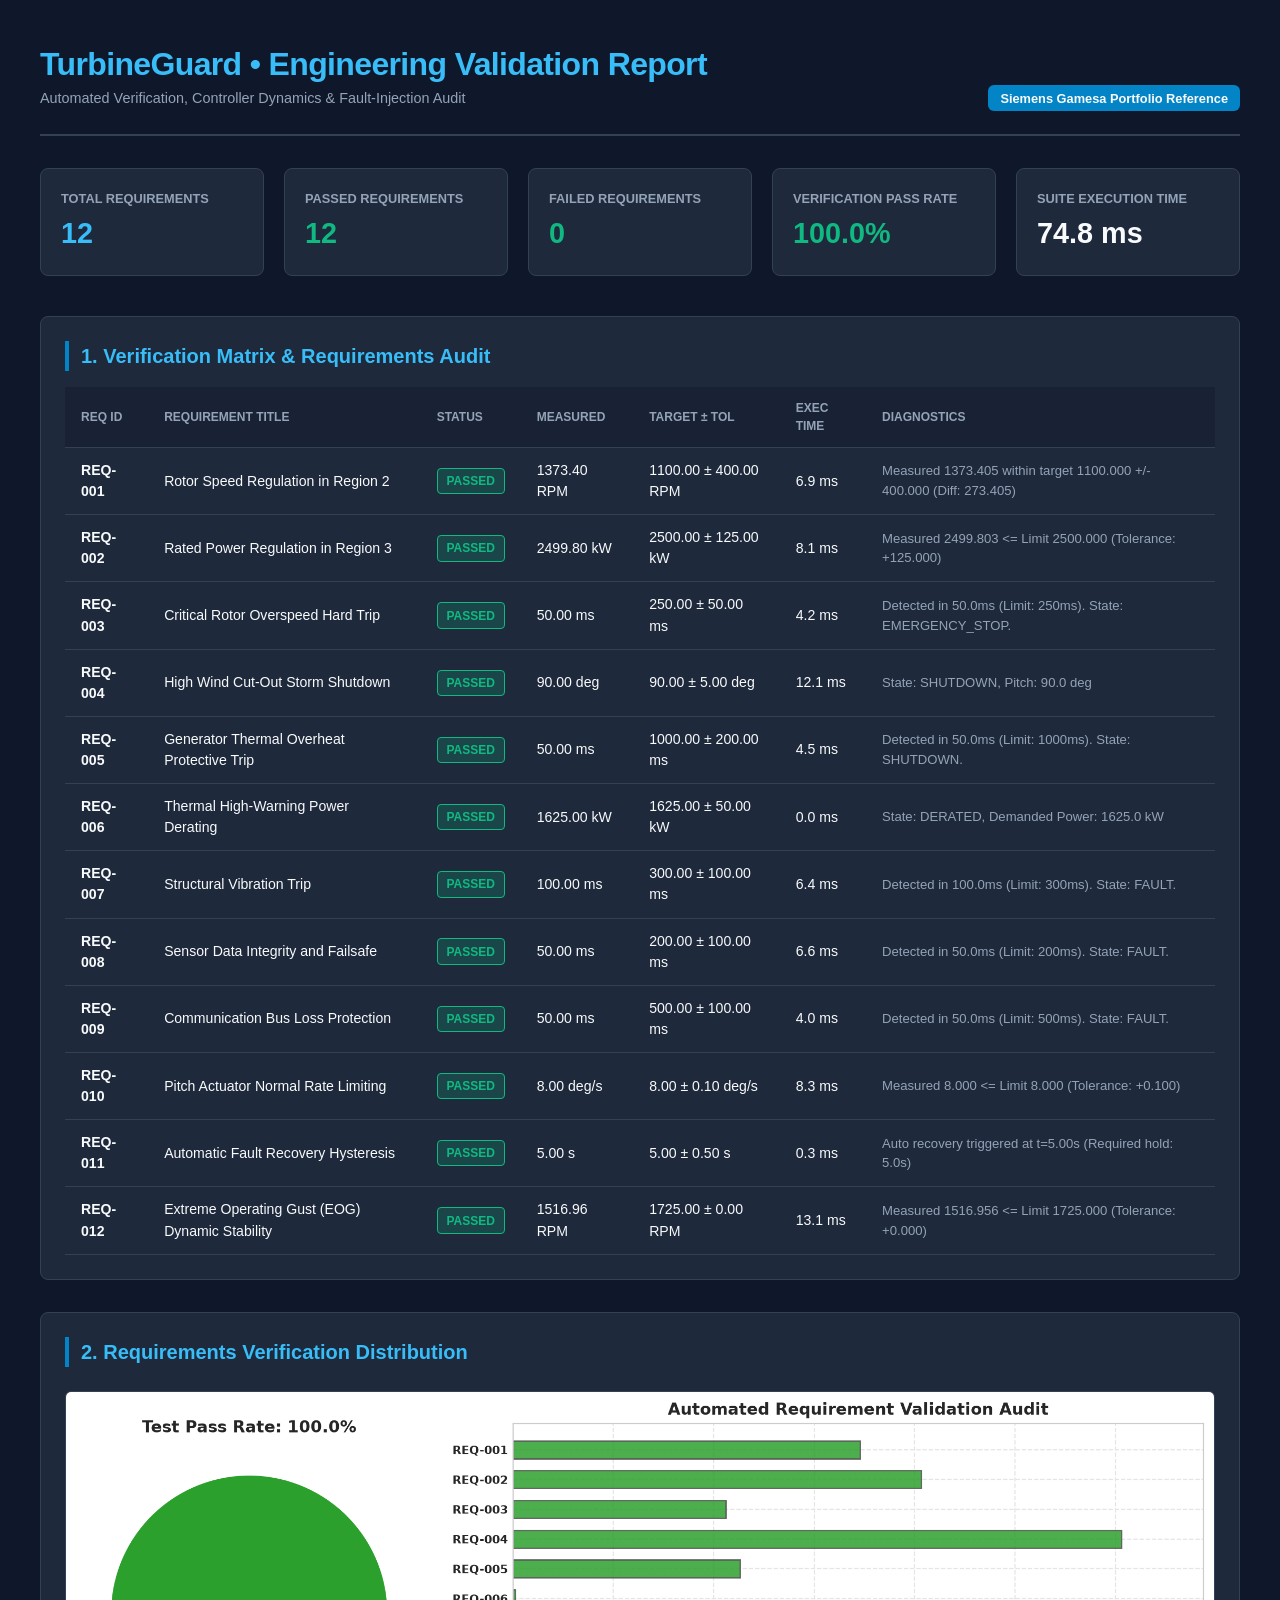
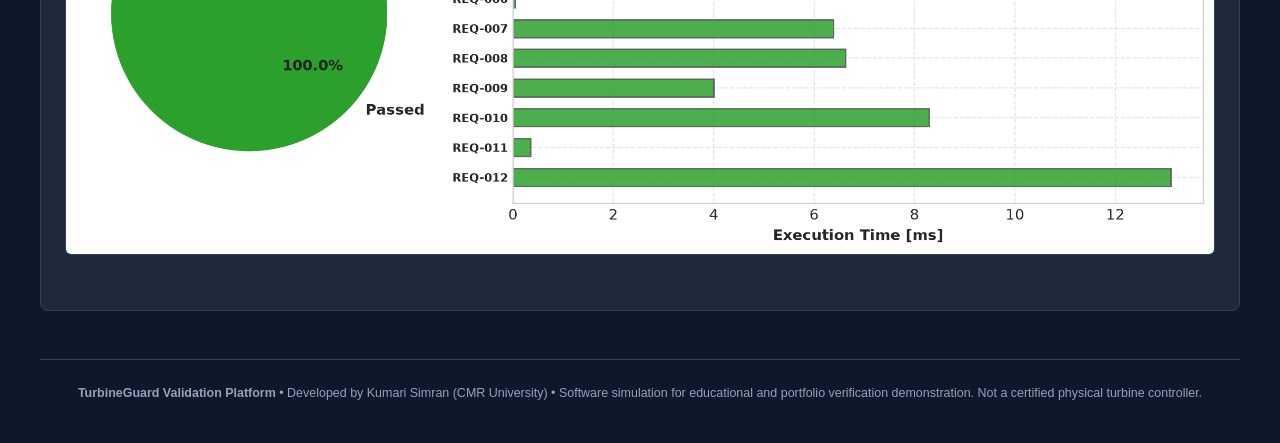
<file: reports/validation_report.html>
<!DOCTYPE html>
<html lang="en">
<head>
    <meta charset="UTF-8">
    <meta name="viewport" content="width=device-width, initial-scale=1.0">
    <title>TurbineGuard Validation Engineering Report</title>
    <style>
        :root {
            --bg: #0f172a;
            --surface: #1e293b;
            --surface-card: #182234;
            --text: #f8fafc;
            --text-muted: #94a3b8;
            --border: #334155;
            --primary: #0284c7;
            --accent: #38bdf8;
            --success: #10b981;
            --danger: #ef4444;
            --warning: #f59e0b;
        }
        * { box-sizing: border-box; margin: 0; padding: 0; }
        body {
            font-family: -apple-system, BlinkMacSystemFont, "Segoe UI", Roboto, Helvetica, Arial, sans-serif;
            background: var(--bg);
            color: var(--text);
            line-height: 1.5;
            padding: 2.5rem;
        }
        .header {
            border-bottom: 2px solid var(--border);
            padding-bottom: 1.5rem;
            margin-bottom: 2rem;
            display: flex;
            justify-content: space-between;
            align-items: flex-end;
        }
        .header h1 { font-size: 2rem; font-weight: 800; color: var(--accent); letter-spacing: -0.02em; }
        .header p { color: var(--text-muted); font-size: 0.9rem; }
        .badge-header { background: var(--primary); padding: 0.35rem 0.75rem; border-radius: 6px; font-weight: 600; font-size: 0.8rem; }
        
        .kpi-grid {
            display: grid;
            grid-template-columns: repeat(auto-fit, minmax(200px, 1fr));
            gap: 1.25rem;
            margin-bottom: 2.5rem;
        }
        .kpi-card {
            background: var(--surface);
            border: 1px solid var(--border);
            border-radius: 8px;
            padding: 1.25rem;
        }
        .kpi-title { font-size: 0.8rem; text-transform: uppercase; color: var(--text-muted); font-weight: 700; }
        .kpi-value { font-size: 1.8rem; font-weight: 800; margin-top: 0.25rem; }
        .kpi-value.green { color: var(--success); }
        .kpi-value.blue { color: var(--accent); }
        .kpi-value.yellow { color: var(--warning); }
        .kpi-value.red { color: var(--danger); }

        .section {
            background: var(--surface);
            border: 1px solid var(--border);
            border-radius: 8px;
            padding: 1.5rem;
            margin-bottom: 2rem;
        }
        .section h2 { font-size: 1.25rem; font-weight: 700; margin-bottom: 1rem; color: var(--accent); border-left: 4px solid var(--primary); padding-left: 0.75rem; }
        
        table {
            width: 100%;
            border-collapse: collapse;
            font-size: 0.88rem;
            text-align: left;
            margin-top: 0.5rem;
        }
        th, td {
            padding: 0.75rem 1rem;
            border-bottom: 1px solid var(--border);
        }
        th { background: var(--surface-card); color: var(--text-muted); font-weight: 700; text-transform: uppercase; font-size: 0.75rem; }
        .desc-cell { color: var(--text-muted); font-size: 0.82rem; }
        
        .badge {
            display: inline-block;
            padding: 0.2rem 0.55rem;
            border-radius: 4px;
            font-size: 0.75rem;
            font-weight: 700;
        }
        .badge-pass { background: rgba(16, 185, 129, 0.2); color: var(--success); border: 1px solid var(--success); }
        .badge-fail { background: rgba(239, 68, 68, 0.2); color: var(--danger); border: 1px solid var(--danger); }
        
        .figure-container {
            text-align: center;
            margin: 1.5rem 0;
        }
        .figure-container img {
            max-width: 100%;
            border-radius: 6px;
            border: 1px solid var(--border);
        }
        .disclaimer {
            font-size: 0.78rem;
            color: var(--text-muted);
            border-top: 1px solid var(--border);
            padding-top: 1.5rem;
            margin-top: 3rem;
            text-align: center;
        }
    </style>
</head>
<body>
    <div class="header">
        <div>
            <h1>TurbineGuard &bull; Engineering Validation Report</h1>
            <p>Automated Verification, Controller Dynamics & Fault-Injection Audit</p>
        </div>
        <div>
            <span class="badge-header">Siemens Gamesa Portfolio Reference</span>
        </div>
    </div>

    <div class="kpi-grid">
        <div class="kpi-card">
            <div class="kpi-title">Total Requirements</div>
            <div class="kpi-value blue">12</div>
        </div>
        <div class="kpi-card">
            <div class="kpi-title">Passed Requirements</div>
            <div class="kpi-value green">12</div>
        </div>
        <div class="kpi-card">
            <div class="kpi-title">Failed Requirements</div>
            <div class="kpi-value green">0</div>
        </div>
        <div class="kpi-card">
            <div class="kpi-title">Verification Pass Rate</div>
            <div class="kpi-value green">100.0%</div>
        </div>
        <div class="kpi-card">
            <div class="kpi-title">Suite Execution Time</div>
            <div class="kpi-value">74.8 ms</div>
        </div>
    </div>

    <div class="section">
        <h2>1. Verification Matrix & Requirements Audit</h2>
        <table>
            <thead>
                <tr>
                    <th>Req ID</th>
                    <th>Requirement Title</th>
                    <th>Status</th>
                    <th>Measured</th>
                    <th>Target &plusmn; Tol</th>
                    <th>Exec Time</th>
                    <th>Diagnostics</th>
                </tr>
            </thead>
            <tbody>
                
            <tr>
                <td><strong>REQ-001</strong></td>
                <td>Rotor Speed Regulation in Region 2</td>
                <td><span class="badge badge-pass">PASSED</span></td>
                <td>1373.40 RPM</td>
                <td>1100.00 &plusmn; 400.00 RPM</td>
                <td>6.9 ms</td>
                <td class="desc-cell">Measured 1373.405 within target 1100.000 +/- 400.000 (Diff: 273.405)</td>
            </tr>
            
            <tr>
                <td><strong>REQ-002</strong></td>
                <td>Rated Power Regulation in Region 3</td>
                <td><span class="badge badge-pass">PASSED</span></td>
                <td>2499.80 kW</td>
                <td>2500.00 &plusmn; 125.00 kW</td>
                <td>8.1 ms</td>
                <td class="desc-cell">Measured 2499.803 <= Limit 2500.000 (Tolerance: +125.000)</td>
            </tr>
            
            <tr>
                <td><strong>REQ-003</strong></td>
                <td>Critical Rotor Overspeed Hard Trip</td>
                <td><span class="badge badge-pass">PASSED</span></td>
                <td>50.00 ms</td>
                <td>250.00 &plusmn; 50.00 ms</td>
                <td>4.2 ms</td>
                <td class="desc-cell">Detected in 50.0ms (Limit: 250ms). State: EMERGENCY_STOP.</td>
            </tr>
            
            <tr>
                <td><strong>REQ-004</strong></td>
                <td>High Wind Cut-Out Storm Shutdown</td>
                <td><span class="badge badge-pass">PASSED</span></td>
                <td>90.00 deg</td>
                <td>90.00 &plusmn; 5.00 deg</td>
                <td>12.1 ms</td>
                <td class="desc-cell">State: SHUTDOWN, Pitch: 90.0 deg</td>
            </tr>
            
            <tr>
                <td><strong>REQ-005</strong></td>
                <td>Generator Thermal Overheat Protective Trip</td>
                <td><span class="badge badge-pass">PASSED</span></td>
                <td>50.00 ms</td>
                <td>1000.00 &plusmn; 200.00 ms</td>
                <td>4.5 ms</td>
                <td class="desc-cell">Detected in 50.0ms (Limit: 1000ms). State: SHUTDOWN.</td>
            </tr>
            
            <tr>
                <td><strong>REQ-006</strong></td>
                <td>Thermal High-Warning Power Derating</td>
                <td><span class="badge badge-pass">PASSED</span></td>
                <td>1625.00 kW</td>
                <td>1625.00 &plusmn; 50.00 kW</td>
                <td>0.0 ms</td>
                <td class="desc-cell">State: DERATED, Demanded Power: 1625.0 kW</td>
            </tr>
            
            <tr>
                <td><strong>REQ-007</strong></td>
                <td>Structural Vibration Trip</td>
                <td><span class="badge badge-pass">PASSED</span></td>
                <td>100.00 ms</td>
                <td>300.00 &plusmn; 100.00 ms</td>
                <td>6.4 ms</td>
                <td class="desc-cell">Detected in 100.0ms (Limit: 300ms). State: FAULT.</td>
            </tr>
            
            <tr>
                <td><strong>REQ-008</strong></td>
                <td>Sensor Data Integrity and Failsafe</td>
                <td><span class="badge badge-pass">PASSED</span></td>
                <td>50.00 ms</td>
                <td>200.00 &plusmn; 100.00 ms</td>
                <td>6.6 ms</td>
                <td class="desc-cell">Detected in 50.0ms (Limit: 200ms). State: FAULT.</td>
            </tr>
            
            <tr>
                <td><strong>REQ-009</strong></td>
                <td>Communication Bus Loss Protection</td>
                <td><span class="badge badge-pass">PASSED</span></td>
                <td>50.00 ms</td>
                <td>500.00 &plusmn; 100.00 ms</td>
                <td>4.0 ms</td>
                <td class="desc-cell">Detected in 50.0ms (Limit: 500ms). State: FAULT.</td>
            </tr>
            
            <tr>
                <td><strong>REQ-010</strong></td>
                <td>Pitch Actuator Normal Rate Limiting</td>
                <td><span class="badge badge-pass">PASSED</span></td>
                <td>8.00 deg/s</td>
                <td>8.00 &plusmn; 0.10 deg/s</td>
                <td>8.3 ms</td>
                <td class="desc-cell">Measured 8.000 <= Limit 8.000 (Tolerance: +0.100)</td>
            </tr>
            
            <tr>
                <td><strong>REQ-011</strong></td>
                <td>Automatic Fault Recovery Hysteresis</td>
                <td><span class="badge badge-pass">PASSED</span></td>
                <td>5.00 s</td>
                <td>5.00 &plusmn; 0.50 s</td>
                <td>0.3 ms</td>
                <td class="desc-cell">Auto recovery triggered at t=5.00s (Required hold: 5.0s)</td>
            </tr>
            
            <tr>
                <td><strong>REQ-012</strong></td>
                <td>Extreme Operating Gust (EOG) Dynamic Stability</td>
                <td><span class="badge badge-pass">PASSED</span></td>
                <td>1516.96 RPM</td>
                <td>1725.00 &plusmn; 0.00 RPM</td>
                <td>13.1 ms</td>
                <td class="desc-cell">Measured 1516.956 <= Limit 1725.000 (Tolerance: +0.000)</td>
            </tr>
            
            </tbody>
        </table>
    </div>

    <div class="section">
        <h2>2. Requirements Verification Distribution</h2>
        <div class="figure-container">
            <img src="[data-uri]" alt="Validation Matrix Breakdown" />
        </div>
    </div>

    

    

    

    <div class="disclaimer">
        <strong>TurbineGuard Validation Platform</strong> &bull; Developed by Kumari Simran (CMR University) &bull; Software simulation for educational and portfolio verification demonstration. Not a certified physical turbine controller.
    </div>
</body>
</html>
</file>
